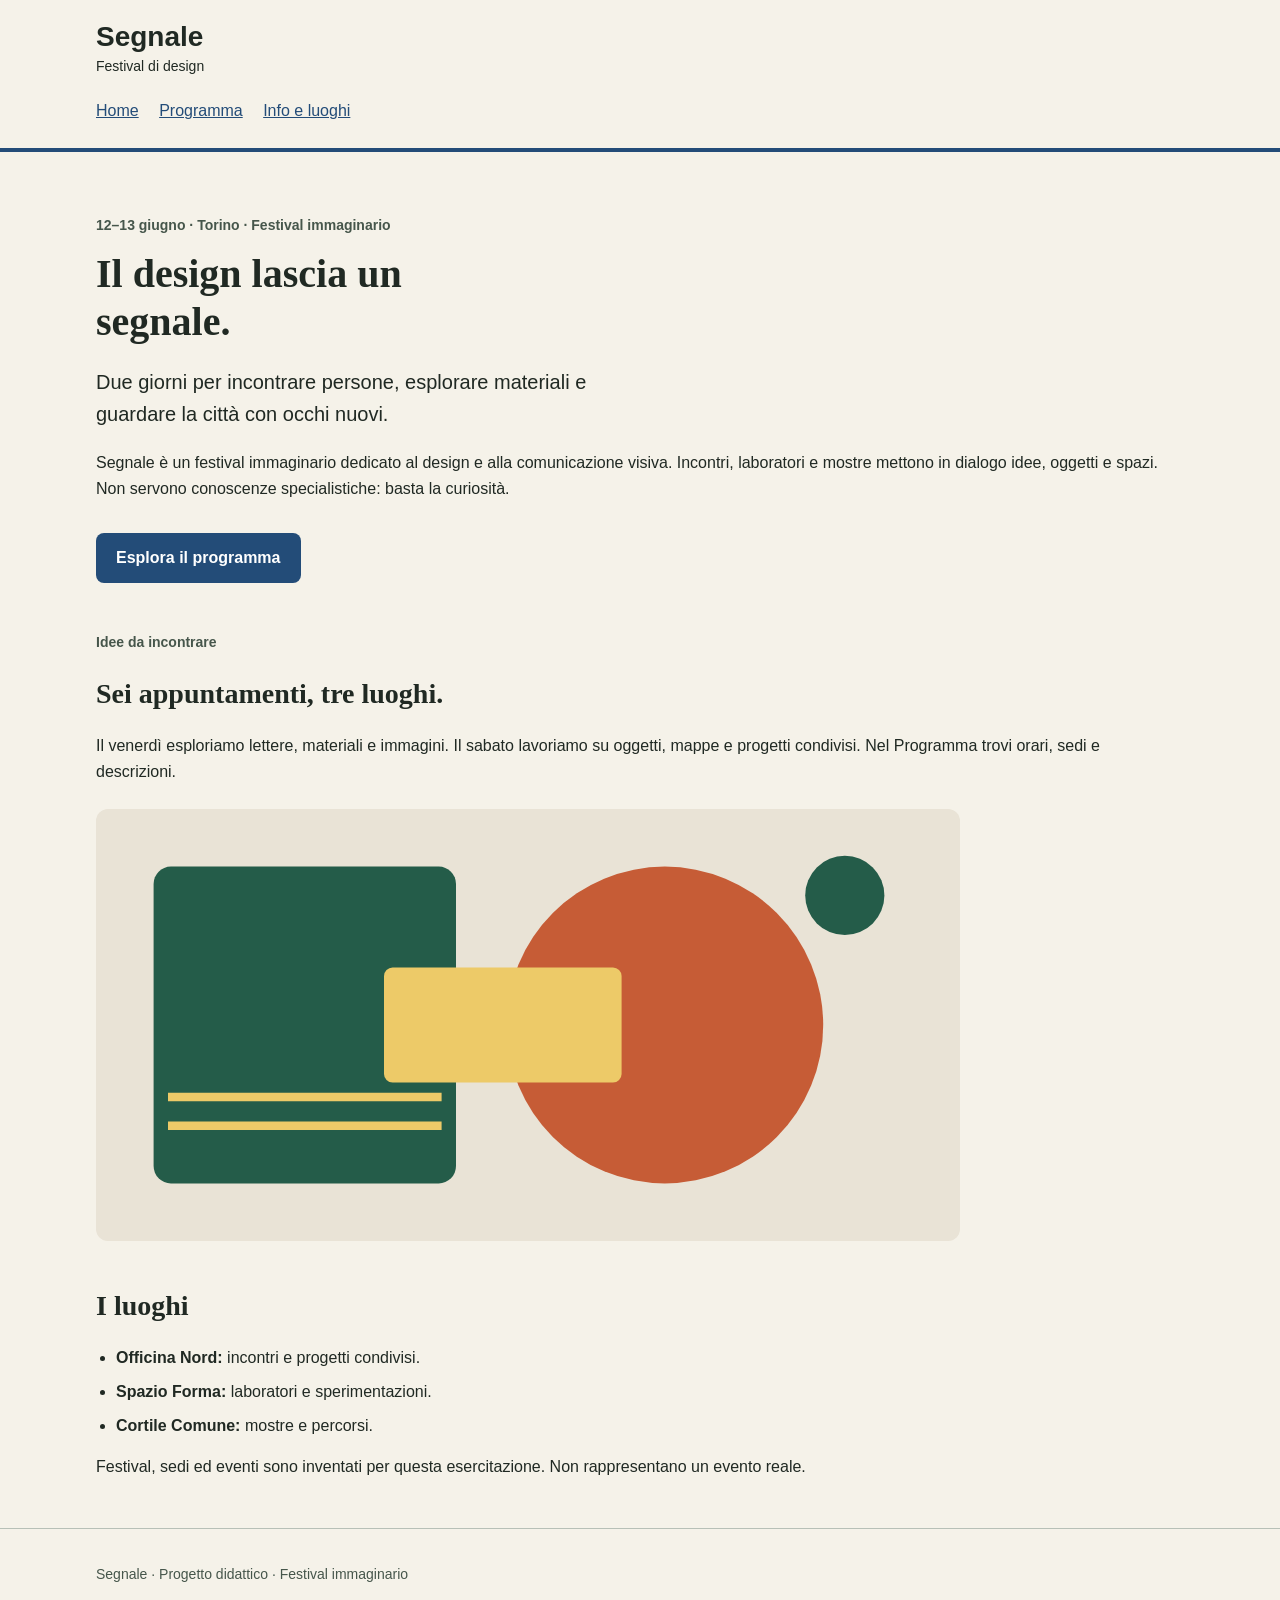
<file: festival-segnale/index.html>
<!doctype html>
<html lang="it">
<head>
  <meta charset="utf-8">
  <meta name="viewport" content="width=device-width, initial-scale=1">
  <title>Segnale — Festival di design</title>
  <link rel="stylesheet" href="style.css">
</head>
<body>
  <a class="skip-link" href="#contenuto">Vai al contenuto</a>
  <header class="site-header">
    <div class="container">
      <a class="brand" href="index.html">Segnale<span>Festival di design</span></a>
      <nav>
        <a href="index.html">Home</a>
        <a href="programma.html">Programma</a>
        <a href="info.html">Info e luoghi</a>
      </nav>

    </div>
  </header>

  <main id="contenuto" class="container">
    <section class="intro">
      <p class="eyebrow">12–13 giugno · Torino · Festival immaginario</p>
      <h1 id="titolo-home">Il design lascia un segnale.</h1>
      <p class="lead">Due giorni per incontrare persone, esplorare materiali e guardare la città con occhi nuovi.</p>
      <p class="reading-text">Segnale è un festival immaginario dedicato al design e alla comunicazione visiva. Incontri, laboratori e mostre mettono in dialogo idee, oggetti e spazi. Non servono conoscenze specialistiche: basta la curiosità.</p>
      <a class="button-link" href="programma.html">Esplora il programma</a>
    </section>

    <section class="content-section">
      <p class="eyebrow">Idee da incontrare</p>
      <h2 id="titolo-festival">Sei appuntamenti, tre luoghi.</h2>
      <p class="reading-text">Il venerdì esploriamo lettere, materiali e immagini. Il sabato lavoriamo su oggetti, mappe e progetti condivisi. Nel Programma trovi orari, sedi e descrizioni.</p>
      <img class="festival-image" src="assets/festival.svg" alt="Composizione geometrica di cerchi e rettangoli nei colori del festival" width="1200" height="600">
    </section>

    <section class="content-section">
      <h2 id="titolo-luoghi">I luoghi</h2>
      <ul class="venues">
        <li><strong>Officina Nord:</strong> incontri e progetti condivisi.</li>
        <li><strong>Spazio Forma:</strong> laboratori e sperimentazioni.</li>
        <li><strong>Cortile Comune:</strong> mostre e percorsi.</li>
      </ul>
      <p class="reading-text">Festival, sedi ed eventi sono inventati per questa esercitazione. Non rappresentano un evento reale.</p>
    </section>
  </main>

  <footer class="site-footer"><div class="container"><p>Segnale · Progetto didattico · Festival immaginario</p></div></footer>
</body>
</html>
</file>
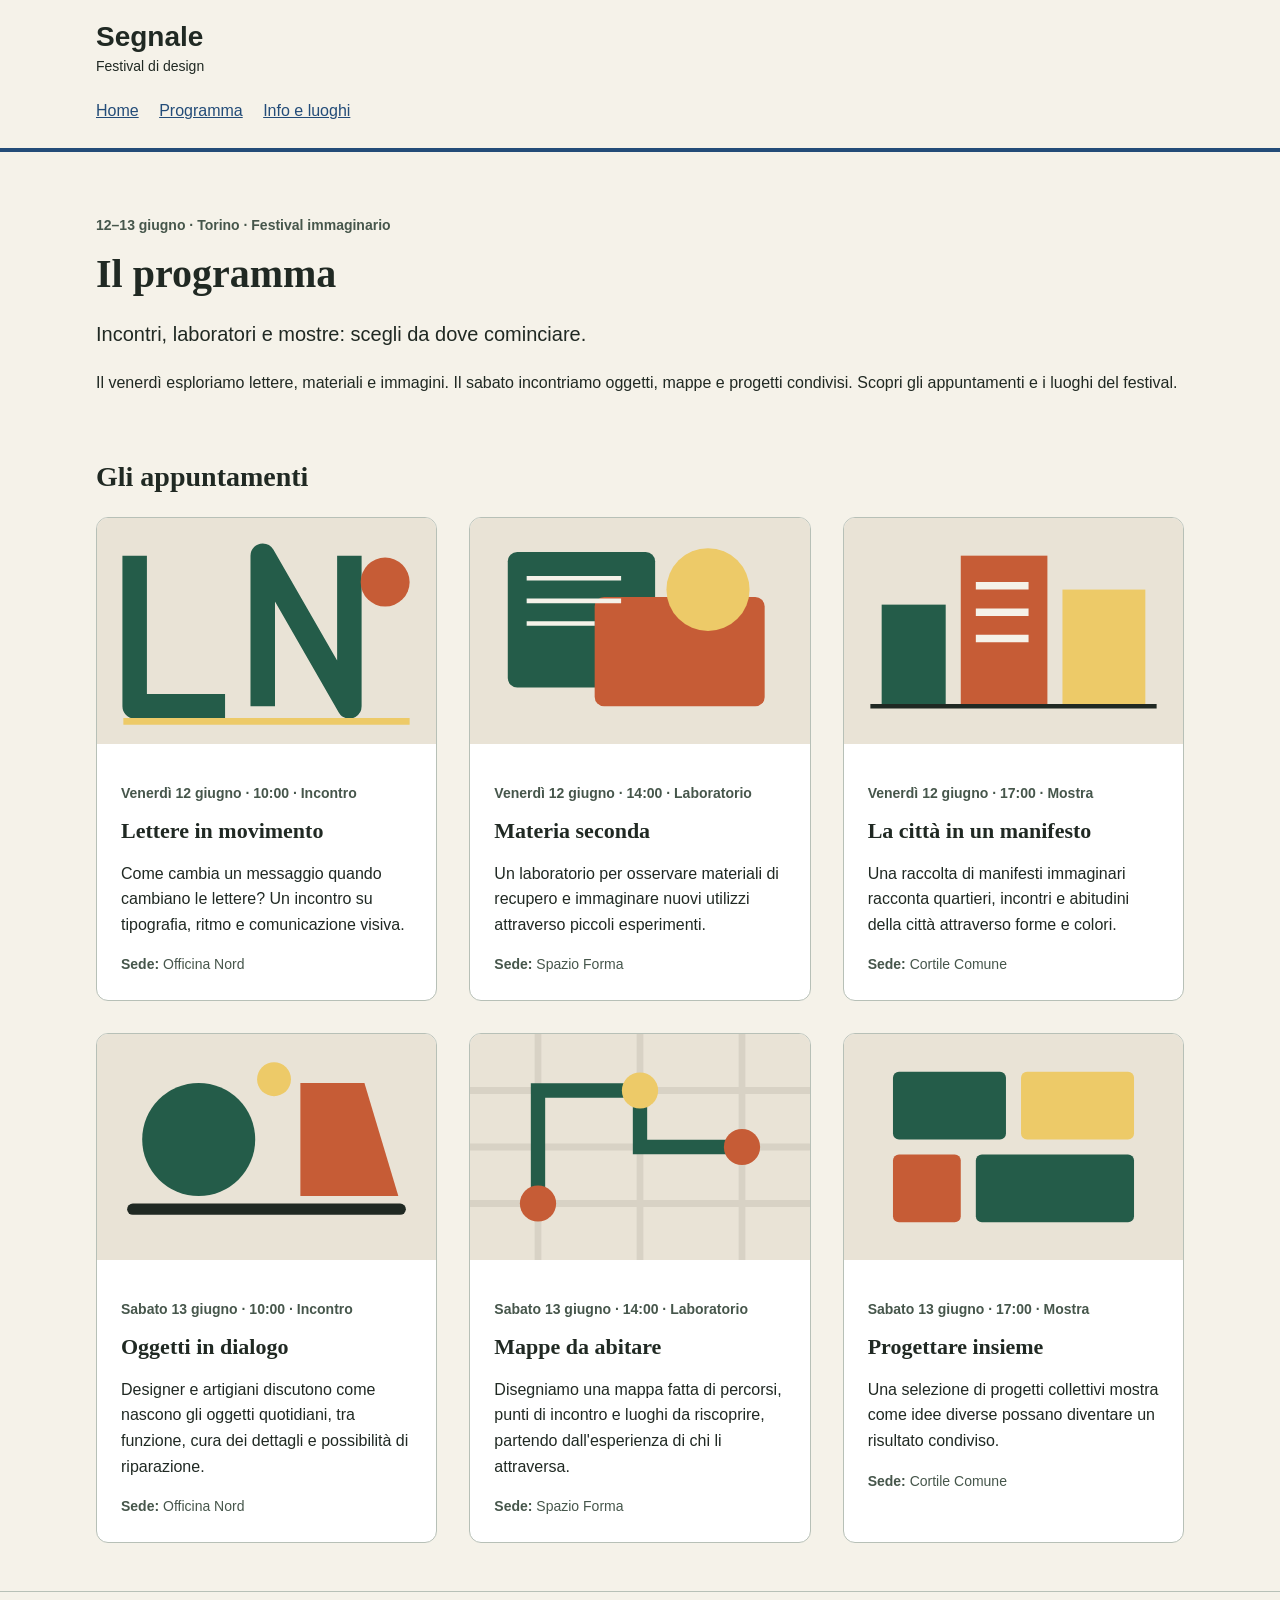
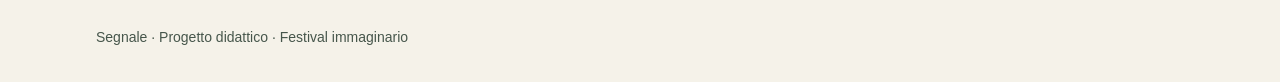
<file: festival-segnale/programma.html>
<!doctype html>
<html lang="it">
<head>
  <meta charset="utf-8">
  <meta name="viewport" content="width=device-width, initial-scale=1">
  <title>Programma — Segnale</title>
  <link rel="stylesheet" href="style.css">
</head>
<body>
  <a class="skip-link" href="#contenuto">Vai al contenuto</a>
  <header class="site-header">
    <div class="container">
      <a class="brand" href="index.html">Segnale<span>Festival di design</span></a>
      <nav>
        <a href="index.html">Home</a>
        <a href="programma.html">Programma</a>
        <a href="info.html">Info e luoghi</a>
      </nav>
    </div>
  </header>

  <main id="contenuto" class="container">
    <section class="intro">
      <p class="eyebrow">12–13 giugno · Torino · Festival immaginario</p>
      <h1 id="titolo-programma">Il programma</h1>
      <p class="lead">Incontri, laboratori e mostre: scegli da dove cominciare.</p>
      <p class="reading-text">Il venerdì esploriamo lettere, materiali e immagini. Il sabato incontriamo oggetti, mappe e progetti condivisi. Scopri gli appuntamenti e i luoghi del festival.</p>
    </section>

    <section class="content-section">
      <h2 id="titolo-eventi">Gli appuntamenti</h2>
      <div class="event-grid">
        <article class="event-card">
          <img src="assets/lettere-in-movimento.svg" alt="Lettere geometriche disposte su una griglia" width="900" height="600">
          <div class="event-body">
            <p class="event-meta">Venerdì 12 giugno · 10:00 · Incontro</p>
            <h3>Lettere in movimento</h3>
            <p>Come cambia un messaggio quando cambiano le lettere? Un incontro su tipografia, ritmo e comunicazione visiva.</p>
            <p class="event-place"><strong>Sede:</strong> Officina Nord</p>
          </div>
        </article>
        <article class="event-card">
          <img src="assets/materia-seconda.svg" alt="Forme sovrapposte che richiamano campioni di materiali" width="900" height="600">
          <div class="event-body">
            <p class="event-meta">Venerdì 12 giugno · 14:00 · Laboratorio</p>
            <h3>Materia seconda</h3>
            <p>Un laboratorio per osservare materiali di recupero e immaginare nuovi utilizzi attraverso piccoli esperimenti.</p>
            <p class="event-place"><strong>Sede:</strong> Spazio Forma</p>
          </div>
        </article>
        <article class="event-card">
          <img src="assets/citta-manifesto.svg" alt="Rettangoli colorati compongono una città astratta." width="900" height="600">
          <div class="event-body">
            <p class="event-meta">Venerdì 12 giugno · 17:00 · Mostra</p>
            <h3>La città in un manifesto</h3>
            <p>Una raccolta di manifesti immaginari racconta quartieri, incontri e abitudini della città attraverso forme e colori.</p>
            <p class="event-place"><strong>Sede:</strong> Cortile Comune</p>
          </div>
        </article>
        <article class="event-card">
          <img src="assets/oggetti-dialogo.svg" alt="Due forme geometriche si fronteggiano sopra una linea comune." width="900" height="600">
          <div class="event-body">
            <p class="event-meta">Sabato 13 giugno · 10:00 · Incontro</p>
            <h3>Oggetti in dialogo</h3>
            <p>Designer e artigiani discutono come nascono gli oggetti quotidiani, tra funzione, cura dei dettagli e possibilità di riparazione.</p>
            <p class="event-place"><strong>Sede:</strong> Officina Nord</p>
          </div>
        </article>
        <article class="event-card">
          <img src="assets/mappe-abitare.svg" alt="Un percorso collega tre punti su una mappa geometrica." width="900" height="600">
          <div class="event-body">
            <p class="event-meta">Sabato 13 giugno · 14:00 · Laboratorio</p>
            <h3>Mappe da abitare</h3>
            <p>Disegniamo una mappa fatta di percorsi, punti di incontro e luoghi da riscoprire, partendo dall'esperienza di chi li attraversa.</p>
            <p class="event-place"><strong>Sede:</strong> Spazio Forma</p>
          </div>
        </article>
        <article class="event-card">
          <img src="assets/progettare-insieme.svg" alt="Moduli di colori diversi si incastrano in una composizione comune." width="900" height="600">
          <div class="event-body">
            <p class="event-meta">Sabato 13 giugno · 17:00 · Mostra</p>
            <h3>Progettare insieme</h3>
            <p>Una selezione di progetti collettivi mostra come idee diverse possano diventare un risultato condiviso.</p>
            <p class="event-place"><strong>Sede:</strong> Cortile Comune</p>
          </div>
        </article>
      </div>
    </section>
  </main>

  <footer class="site-footer"><div class="container"><p>Segnale · Progetto didattico · Festival immaginario</p></div></footer>
</body>
</html>
</file>
<file: festival-segnale/style.css>
/* Segnale: esempio completo della consegna su Home e Programma. */

/* Valori condivisi: le regole interessate li richiamano con var(). */
:root {
  --colore-primario: #234c78;
  --colore-primario-scuro: #163454;
  --colore-sfondo: #f5f2e9;
  --colore-testo: #202923;
  --font-testo: Arial, Helvetica, sans-serif;
  --font-titoli: Georgia, "Times New Roman", serif;
}

* {
  box-sizing: border-box;
}

body {
  margin: 0;
  background: var(--colore-sfondo);
  color: var(--colore-testo);
  font-family: var(--font-testo);
  font-size: 1rem;
  line-height: 1.6;
}

a {
  color: var(--colore-primario);
}

a:hover {
  text-decoration: underline;
}

a:focus {
  outline: 3px solid var(--colore-testo);
}

.container {
  width: 92%;
  max-width: 68rem;
  margin: 0 auto;
}

.site-header {
  padding: 1.25rem 0;
  border-bottom: 4px solid var(--colore-primario);
}

.brand {
  display: inline-block;
  color: var(--colore-testo);
  font-size: 1.75rem;
  font-weight: bold;
  line-height: 1.2;
  text-decoration: none;
}

.brand span {
  display: block;
  margin-top: 0.25rem;
  font-size: 0.875rem;
  font-weight: normal;
}

nav {
  margin-top: 1rem;
}

nav a {
  display: inline-block;
  margin-right: 1rem;
  padding: 0.25rem 0;
}


.intro {
  padding: 3rem 0 1rem;
}

.eyebrow,
.event-meta {
  color: #46564b;
  font-size: 0.875rem;
  font-weight: bold;
}

h1,
h2,
h3 {
  font-family: var(--font-titoli);
  line-height: 1.2;
}

h1 {
  max-width: 18ch;
  margin: 0.75rem 0 1.25rem;
  font-size: 2.5rem;
}

h2 {
  font-size: 1.75rem;
}

h3 {
  margin: 0.5rem 0 0.75rem;
  font-size: 1.375rem;
}

.lead {
  max-width: 48ch;
  font-size: 1.25rem;
}

.reading-text {
  width: 100%;
  max-width: none;
}

.button-link {
  display: inline-block;
  margin-top: 1rem;
  padding: 0.75rem 1.25rem;
  border-radius: 0.5rem;
  background: var(--colore-primario);
  color: #ffffff;
  font-weight: bold;
  text-decoration: none;
}

.button-link:hover {
  background: var(--colore-primario-scuro);
}

.content-section {
  margin: 2rem 0 3rem;
}

.festival-image {
  display: block;
  width: 100%;
  max-width: 54rem;
  height: auto;
  margin-top: 1.5rem;
  border-radius: 0.75rem;
}

.venues {
  padding-left: 1.25rem;
}

.venues li {
  margin-bottom: 0.5rem;
}

/* Disposizione di base: una colonna. */
.event-grid {
  display: grid;
  grid-template-columns: 1fr;
  gap: 2rem;
}

.event-card {
  overflow: hidden;
  border: 1px solid #b7c0b7;
  border-radius: 0.75rem;
  background: #ffffff;
}

.event-card img {
  display: block;
  width: 100%;
  height: auto;
}

.event-body {
  padding: 1.5rem;
}

.event-place {
  margin-bottom: 0;
  color: #46564b;
  font-size: 0.875rem;
}

.site-footer {
  padding: 1.25rem 0;
  border-top: 1px solid #b7c0b7;
  color: #46564b;
  font-size: 0.875rem;
}

.skip-link {
  position: absolute;
  top: -6rem;
  left: 1rem;
  padding: 0.75rem 1rem;
  background: #ffffff;
  color: var(--colore-testo);
}

.skip-link:focus {
  top: 1rem;
}

/* Da 600 px: due colonne. */
@media (min-width: 600px) {
  .event-grid {
    grid-template-columns: repeat(2, 1fr);
  }
}

/* Da 1024 px: tre colonne. Questa regola segue quella da 600 px. */
@media (min-width: 1024px) {
  .event-grid {
    grid-template-columns: repeat(3, 1fr);
  }
}

/* Venue cards nella pagina Info */
.venue-details {
  display: grid;
  grid-template-columns: 1fr;
  gap: 2rem;
  margin-top: 1.5rem;
}

.venue-card {
  padding: 1.5rem;
  border: 1px solid #b7c0b7;
  border-radius: 0.75rem;
  background: #ffffff;
}

.venue-card h3 {
  margin-top: 0;
  color: var(--colore-primario);
}

.venue-card p {
  margin: 0.5rem 0;
}

/* Responsive: 2 colonne da 768px */
@media (min-width: 768px) {
  .venue-details {
    grid-template-columns: repeat(2, 1fr);
  }
}

/* Responsive: 3 colonne da 1024px */
@media (min-width: 1024px) {
  .venue-details {
    grid-template-columns: repeat(3, 1fr);
  }
}

/* Galleria fotografica Swiper */

.luoghi-swiper {
  width: 100%;
  max-width: 54rem;
  margin: 2rem auto;
  padding-bottom: 3rem;

  --swiper-navigation-color: #234c78;
}

.luoghi-swiper figure {
  margin: 0;
  background: #ffffff;
  border-radius: 0.75rem;
  overflow: hidden;
}

.luoghi-swiper img {
  display: block;
  width: 100%;
  height: 22rem;
  object-fit: cover;
}

.luoghi-swiper figcaption {
  padding: 1.25rem 1.5rem;
}

.luoghi-swiper figcaption h3 {
  margin-top: 0;
}

.luoghi-swiper figcaption p {
  margin-bottom: 0;
}

.luoghi-swiper .swiper-button-prev,
.luoghi-swiper .swiper-button-next {
  background-color: #f5f2e9;
  border-radius: 50%;
  width: 2.75rem;
  height: 2.75rem;
}

.luoghi-swiper .swiper-button-prev::after,
.luoghi-swiper .swiper-button-next::after {
  font-size: 1rem;
  font-weight: bold;
}

.luoghi-swiper button:focus-visible {
  outline: 3px solid #202923;
  outline-offset: 4px;
}

@media (max-width: 600px) {
  .luoghi-swiper img {
    height: 16rem;
  }
}
/* Mappa delle sedi */

.map-container {
  width: 100%;
  margin: 1.5rem 0;
  overflow: hidden;
  border-radius: 0.75rem;
  border: 1px solid #b7c0b7;
}

.map-container iframe {
  display: block;
  width: 100%;
  height: 450px;
  border: 0;
}

/* Indirizzi delle sedi */

.venues-grid {
  display: grid;
  grid-template-columns: 1fr;
  gap: 1.5rem;
  margin-top: 1.5rem;
}

.venue-card {
  padding: 1.5rem;
  background: #ffffff;
  border: 1px solid #b7c0b7;
  border-radius: 0.75rem;
}

.venue-card h3 {
  margin-top: 0;
}

.venue-card a {
  font-weight: bold;
}

/* Responsive */

@media (min-width: 600px) {
  .venues-grid {
    grid-template-columns: repeat(2, 1fr);
  }
}

@media (min-width: 1024px) {
  .venues-grid {
    grid-template-columns: repeat(3, 1fr);
  }
}

@media (max-width: 600px) {
  .map-container iframe {
    height: 350px;
  }
}
</file>
